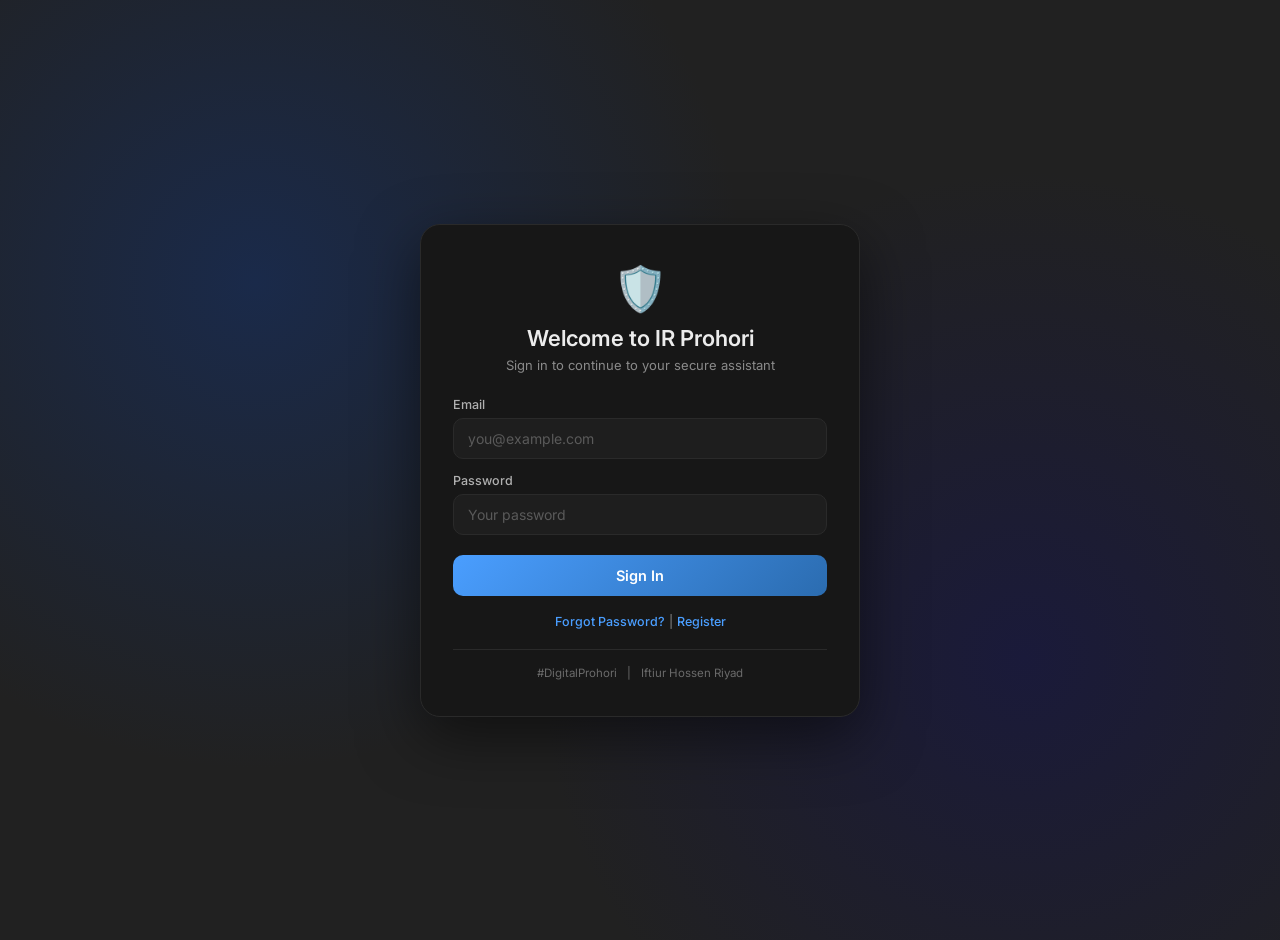
<file: frontend/index.html>
<!DOCTYPE html>
<html lang="en">
<head>
    <meta charset="UTF-8" />
    <meta name="viewport" content="width=device-width, initial-scale=1.0" />
    <title>IR Prohori — Security-first AI</title>
    <link rel="stylesheet" href="css/style.css" />
    <link href="https://fonts.googleapis.com/css2?family=Inter:wght@300;400;500;600;700&display=swap" rel="stylesheet" />
    
    <!-- 🔒 Login Guard -->
    <script>
        if (!localStorage.getItem("ir_prohori_user")) {
            window.location.href = "login.html";
        }
    </script>
</head>
<body>

    <button class="hamburger-btn" id="hamburgerBtn">
        <span></span>
        <span></span>
        <span></span>
    </button>

    <div class="sidebar-overlay" id="sidebarOverlay"></div>

    <aside class="sidebar" id="sidebar">
        <div class="sidebar-header">
            <div class="logo">
                <span class="logo-icon">🛡️</span>
                <span class="logo-text">IR Prohori</span>
            </div>
            <button class="sidebar-close-btn" id="sidebarCloseBtn">✕</button>
        </div>

        <button class="new-chat-btn" id="newChatBtn">
            <span>✏️</span> New Chat
        </button>

        <div class="sidebar-section">
            <div class="section-title">Today</div>
            <div class="chat-list" id="chatList"></div>
        </div>

        <div class="sidebar-footer">
            <div class="user-info" id="userInfo">
                <div class="user-avatar" id="userAvatar">M</div>
                <div class="user-details">
                    <div class="user-name" id="userName">Loading...</div>
                    <div class="user-tag" id="userRole">#DigitalProhori</div>
                </div>
                <button class="logout-btn" id="logoutBtn" title="Logout">⏻</button>
            </div>
        </div>
    </aside>

    <main class="main-area">

        <div class="welcome-screen" id="welcomeScreen">
            <div class="welcome-logo">🛡️</div>
            <h1 class="welcome-title">IR Prohori</h1>
            <p class="welcome-subtitle">A security-first AI assistant for digital safety</p>

            <div class="suggestion-grid">
                <div class="suggestion-card" data-query="How to report online harassment?">
                    <div class="suggestion-icon">🚨</div>
                    <div class="suggestion-text">How to report online harassment?</div>
                </div>
                <div class="suggestion-card" data-query="Cyber law in Bangladesh?">
                    <div class="suggestion-icon">⚖️</div>
                    <div class="suggestion-text">Cyber law in Bangladesh?</div>
                </div>
                <div class="suggestion-card" data-query="হেল্পলাইন নাম্বার কী কী?">
                    <div class="suggestion-icon">📞</div>
                    <div class="suggestion-text">হেল্পলাইন নাম্বার কী কী?</div>
                </div>
                <div class="suggestion-card" data-query="What is illegal online?">
                    <div class="suggestion-icon">🚫</div>
                    <div class="suggestion-text">What is illegal online?</div>
                </div>
            </div>
        </div>

        <div class="chat-container" id="chatContainer"></div>

        <div class="input-wrapper">
            <div class="input-box">
                <textarea
                    id="messageInput"
                    placeholder="Message IR Prohori..."
                    rows="1"
                ></textarea>
                <button class="send-btn" id="sendBtn">
                    <svg width="20" height="20" viewBox="0 0 24 24" fill="none">
                        <path d="M5 12h14M12 5l7 7-7 7" stroke="currentColor" stroke-width="2" stroke-linecap="round" stroke-linejoin="round"/>
                    </svg>
                </button>
            </div>
            <div class="input-footer">IR Prohori by Iftiur Hossen Riyad | #DigitalProhori</div>
        </div>
    </main>

    <script src="js/memory.js"></script>
    <script src="js/app.js"></script>
</body>
</html>
</file>
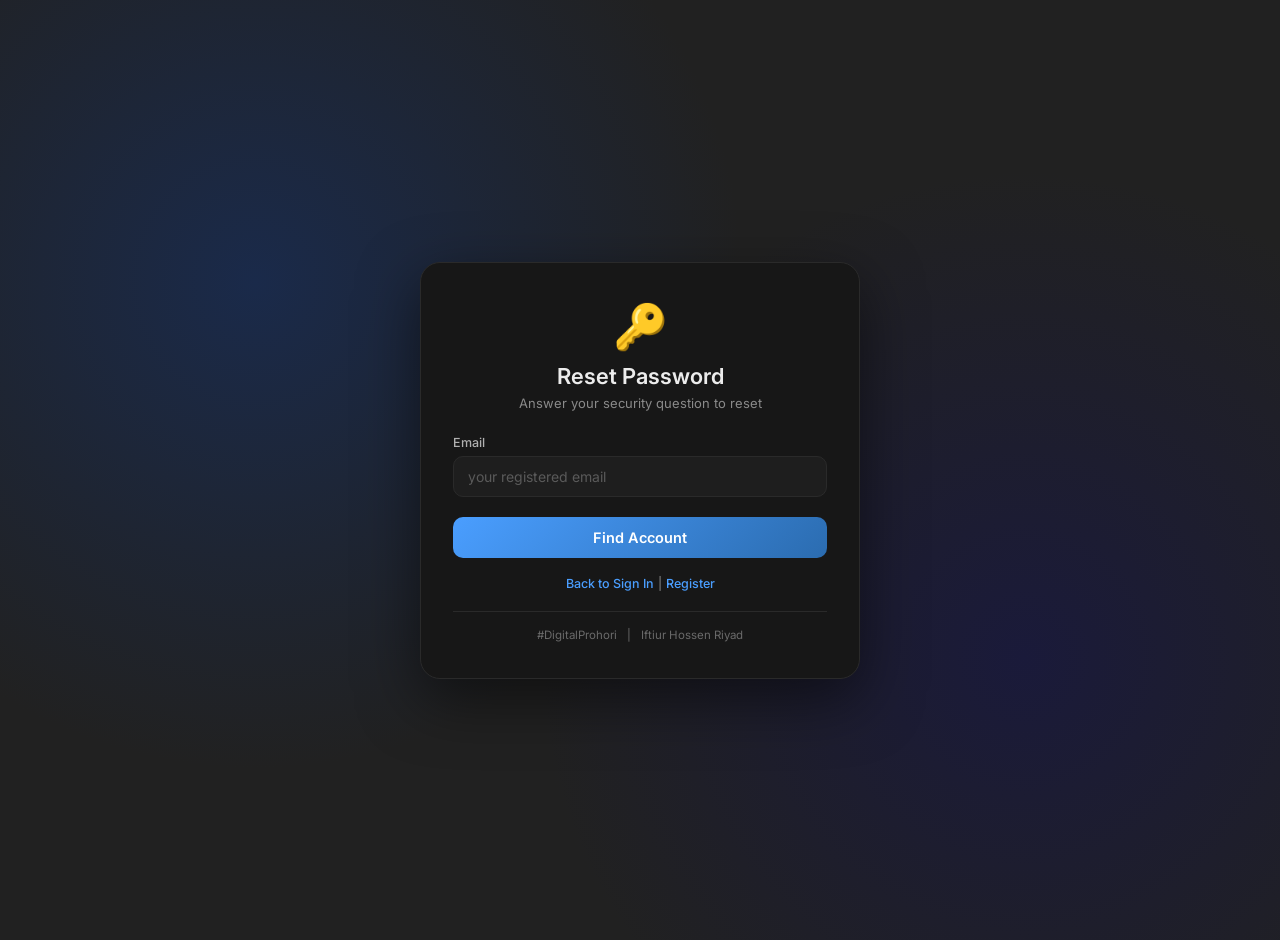
<file: frontend/forgot.html>
<!DOCTYPE html>
<html lang="en">
<head>
    <meta charset="UTF-8" />
    <meta name="viewport" content="width=device-width, initial-scale=1.0" />
    <title>Reset Password — IR Prohori</title>
    <link rel="stylesheet" href="css/login.css" />
    <link href="https://fonts.googleapis.com/css2?family=Inter:wght@300;400;500;600;700&display=swap" rel="stylesheet" />
</head>
<body>
    <div class="login-wrapper">
        <div class="login-card">
            <div class="login-logo">🔑</div>
            <h1 class="login-title">Reset Password</h1>
            <p class="login-subtitle">Answer your security question to reset</p>

            <form id="forgotForm" class="login-form">
                <div class="input-group">
                    <label for="emailInput">Email</label>
                    <input type="email" id="emailInput" placeholder="your registered email" required />
                </div>

                <div class="input-group" id="questionGroup" style="display: none;">
                    <label for="questionDisplay">Security Question</label>
                    <input type="text" id="questionDisplay" readonly />
                </div>

                <div class="input-group" id="answerGroup" style="display: none;">
                    <label for="answerInput">Your Answer</label>
                    <input type="text" id="answerInput" placeholder="Answer the security question" />
                </div>

                <div class="input-group" id="newPasswordGroup" style="display: none;">
                    <label for="newPasswordInput">New Password</label>
                    <input type="password" id="newPasswordInput" placeholder="New password (min 6 characters)" minlength="6" />
                </div>

                <button type="submit" class="login-btn" id="submitBtn">Find Account</button>
            </form>

            <div class="login-links">
                <a href="login.html">Back to Sign In</a> | <a href="register.html">Register</a>
            </div>

            <div class="login-footer">
                <span style="color: #6a6a6a;">#DigitalProhori</span>
                <span style="color: #6a6a6a;">|</span>
                <span style="color: #6a6a6a;">Iftiur Hossen Riyad</span>
            </div>
        </div>
    </div>

    <script src="js/auth.js"></script>
    <script src="js/forgot.js"></script>
</body>
</html>
</file>
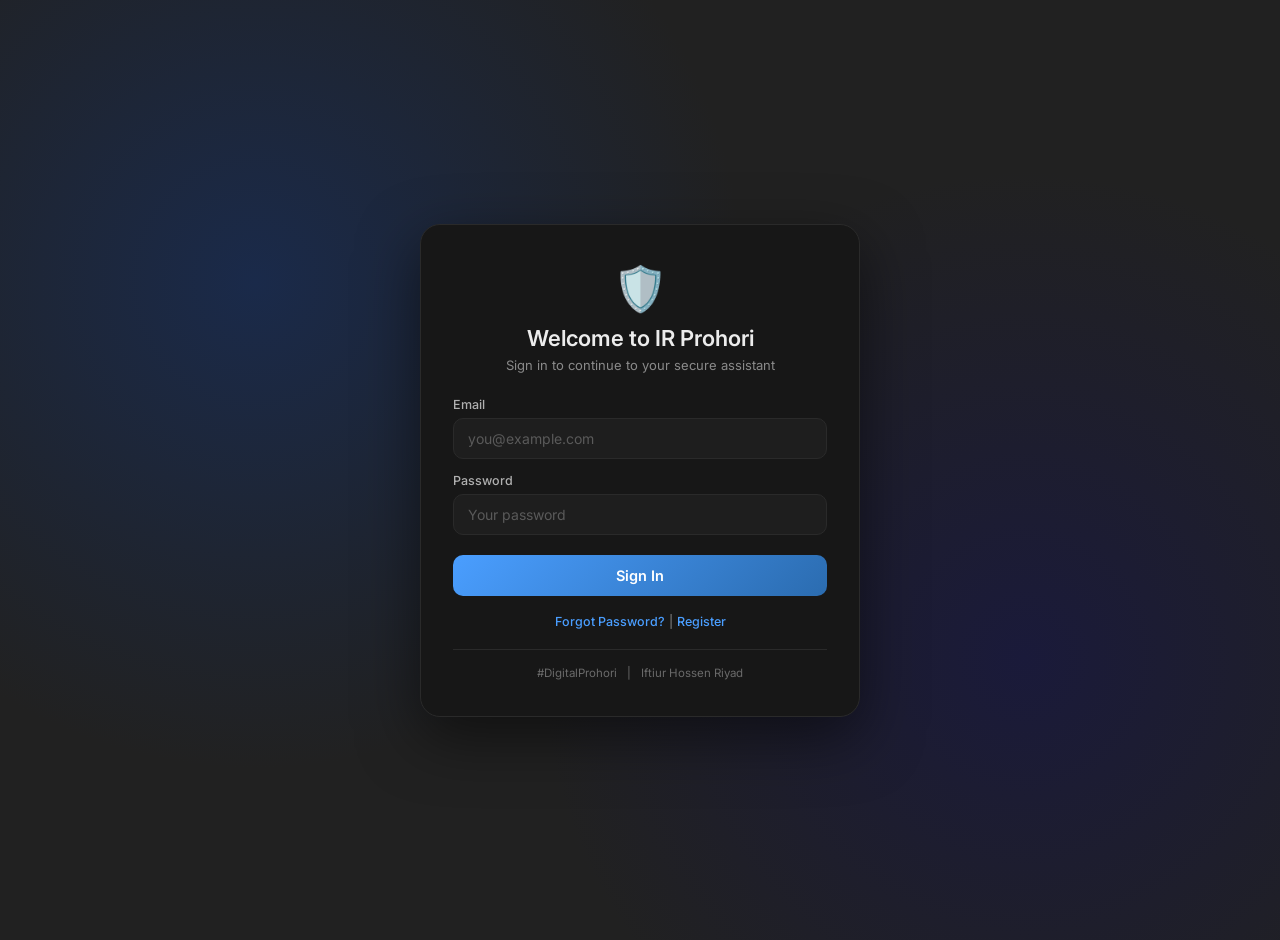
<file: frontend/login.html>
<!DOCTYPE html>
<html lang="en">
<head>
    <meta charset="UTF-8" />
    <meta name="viewport" content="width=device-width, initial-scale=1.0" />
    <title>Sign In — IR Prohori</title>
    <link rel="stylesheet" href="css/login.css" />
    <link href="https://fonts.googleapis.com/css2?family=Inter:wght@300;400;500;600;700&display=swap" rel="stylesheet" />
</head>
<body>
    <div class="login-wrapper">
        <div class="login-card">
            <div class="login-logo">🛡️</div>
            <h1 class="login-title">Welcome to IR Prohori</h1>
            <p class="login-subtitle">Sign in to continue to your secure assistant</p>

            <form id="loginForm" class="login-form">
                <div class="input-group">
                    <label for="emailInput">Email</label>
                    <input type="email" id="emailInput" placeholder="you@example.com" required />
                </div>

                <div class="input-group">
                    <label for="passwordInput">Password</label>
                    <input type="password" id="passwordInput" placeholder="Your password" required />
                </div>

                <button type="submit" class="login-btn">Sign In</button>
            </form>

            <div class="login-links">
                <a href="forgot.html">Forgot Password?</a> | <a href="register.html">Register</a>
            </div>

            <div class="login-footer">
                <span style="color: #6a6a6a;">#DigitalProhori</span>
                <span style="color: #6a6a6a;">|</span>
                <span style="color: #6a6a6a;">Iftiur Hossen Riyad</span>
            </div>
        </div>
    </div>

    <script src="js/auth.js"></script>
    <script src="js/login.js"></script>
</body>
</html>
</file>
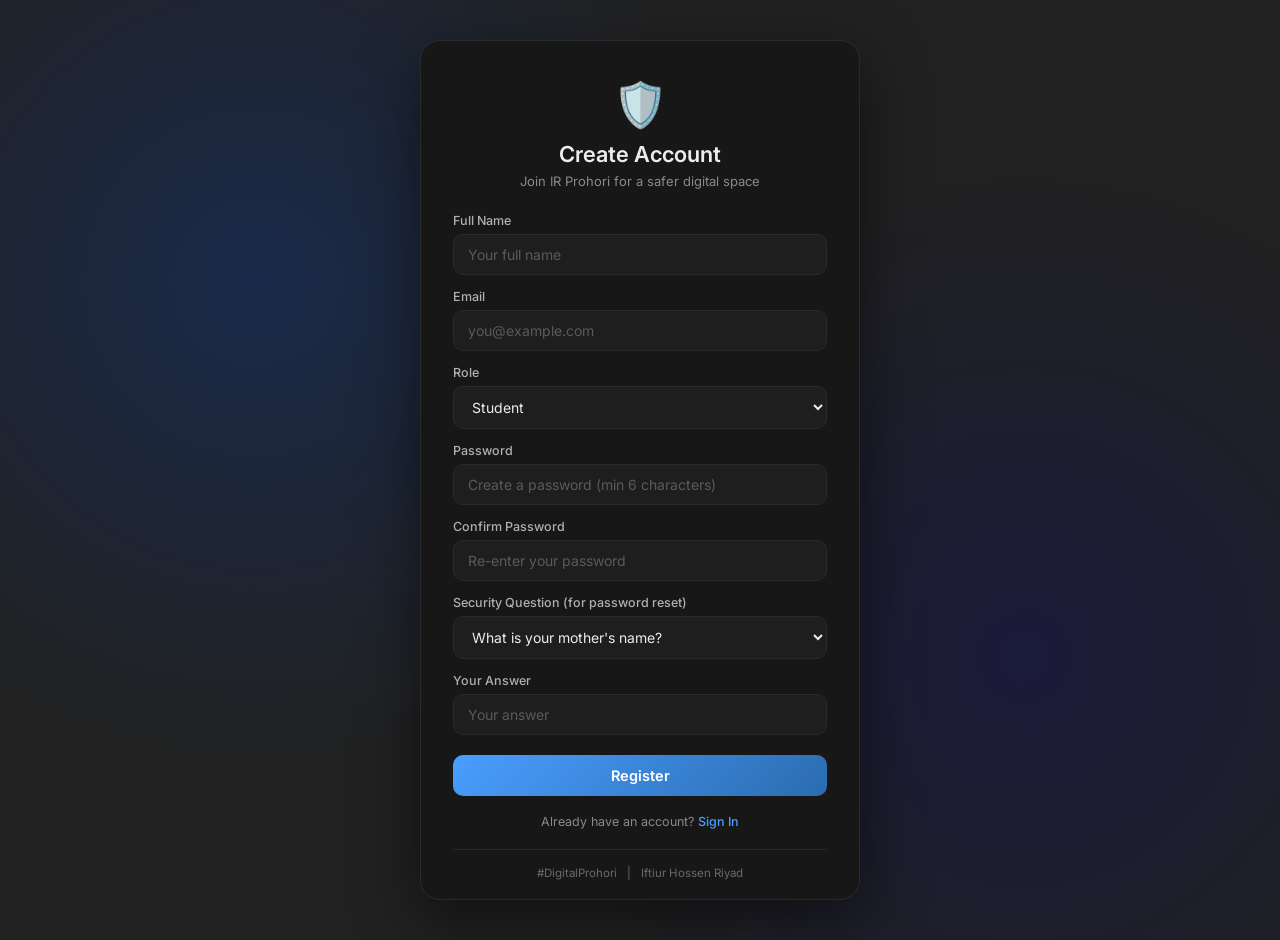
<file: frontend/register.html>
<!DOCTYPE html>
<html lang="en">
<head>
    <meta charset="UTF-8" />
    <meta name="viewport" content="width=device-width, initial-scale=1.0" />
    <title>Register — IR Prohori</title>
    <link rel="stylesheet" href="css/login.css" />
    <link href="https://fonts.googleapis.com/css2?family=Inter:wght@300;400;500;600;700&display=swap" rel="stylesheet" />
</head>
<body>
    <div class="login-wrapper">
        <div class="login-card">
            <div class="login-logo">🛡️</div>
            <h1 class="login-title">Create Account</h1>
            <p class="login-subtitle">Join IR Prohori for a safer digital space</p>

            <form id="registerForm" class="login-form">
                <div class="input-group">
                    <label for="nameInput">Full Name</label>
                    <input type="text" id="nameInput" placeholder="Your full name" required />
                </div>

                <div class="input-group">
                    <label for="emailInput">Email</label>
                    <input type="email" id="emailInput" placeholder="you@example.com" required />
                </div>

                <div class="input-group">
                    <label for="roleSelect">Role</label>
                    <select id="roleSelect">
                        <option value="Student">Student</option>
                        <option value="Ambassador">Ambassador</option>
                        <option value="Admin">Admin</option>
                    </select>
                </div>

                <div class="input-group">
                    <label for="passwordInput">Password</label>
                    <input type="password" id="passwordInput" placeholder="Create a password (min 6 characters)" required minlength="6" />
                </div>

                <div class="input-group">
                    <label for="confirmInput">Confirm Password</label>
                    <input type="password" id="confirmInput" placeholder="Re-enter your password" required minlength="6" />
                </div>

                <div class="input-group">
                    <label for="securityQuestion">Security Question (for password reset)</label>
                    <select id="securityQuestion">
                        <option value="What is your mother's name?">What is your mother's name?</option>
                        <option value="What is your favorite color?">What is your favorite color?</option>
                        <option value="What is your birth city?">What is your birth city?</option>
                        <option value="What is your pet's name?">What is your pet's name?</option>
                    </select>
                </div>

                <div class="input-group">
                    <label for="securityAnswer">Your Answer</label>
                    <input type="text" id="securityAnswer" placeholder="Your answer" required />
                </div>

                <button type="submit" class="login-btn">Register</button>
            </form>

            <div class="login-links">
                Already have an account? <a href="login.html">Sign In</a>
            </div>

            <div class="login-footer">
                <span style="color: #6a6a6a;">#DigitalProhori</span>
                <span style="color: #6a6a6a;">|</span>
                <span style="color: #6a6a6a;">Iftiur Hossen Riyad</span>
            </div>
        </div>
    </div>

    <script src="js/auth.js"></script>
    <script src="js/register.js"></script>
</body>
</html>
</file>
<file: frontend/css/style.css>
/* ================= RESET ================= */
* {
    margin: 0;
    padding: 0;
    box-sizing: border-box;
}

:root {
    --bg-main: #212121;
    --bg-sidebar: #171717;
    --bg-hover: #2a2a2a;
    --bg-input: #2f2f2f;
    --border: #2a2a2a;
    --text-primary: #ececec;
    --text-secondary: #b0b0b0;
    --text-muted: #6a6a6a;
    --accent: #4a9eff;
    --user-bubble: #2f2f2f;
}

body {
    font-family: 'Inter', -apple-system, sans-serif;
    background-color: var(--bg-main);
    color: var(--text-primary);
    height: 100vh;
    display: flex;
    overflow: hidden;
}

/* ================= HAMBURGER (Mobile) ================= */
.hamburger-btn {
    display: none;
    position: fixed;
    top: 14px;
    left: 14px;
    z-index: 1001;
    width: 42px;
    height: 42px;
    background-color: #171717;
    border: 1px solid var(--border);
    border-radius: 10px;
    cursor: pointer;
    flex-direction: column;
    align-items: center;
    justify-content: center;
    gap: 4px;
    padding: 0;
}

.hamburger-btn span {
    width: 18px;
    height: 2px;
    background-color: var(--text-primary);
    border-radius: 2px;
    transition: all 0.2s ease;
}

.sidebar-close-btn {
    display: none;
    background: transparent;
    border: none;
    color: var(--text-muted);
    cursor: pointer;
    font-size: 16px;
    padding: 4px 8px;
    border-radius: 6px;
    transition: all 0.15s ease;
    margin-left: auto;
}

.sidebar-close-btn:hover {
    background-color: #2a2a2a;
    color: var(--text-primary);
}

.sidebar-overlay {
    display: none;
    position: fixed;
    top: 0;
    left: 0;
    right: 0;
    bottom: 0;
    background-color: rgba(0, 0, 0, 0.6);
    z-index: 999;
    opacity: 0;
    transition: opacity 0.2s ease;
}

.sidebar-overlay.active {
    display: block;
    opacity: 1;
}

/* ================= SIDEBAR ================= */
.sidebar {
    width: 260px;
    background-color: var(--bg-sidebar);
    border-right: 1px solid var(--border);
    display: flex;
    flex-direction: column;
    padding: 12px;
    flex-shrink: 0;
    transition: transform 0.25s ease;
    z-index: 1000;
}

.sidebar-header {
    display: flex;
    align-items: center;
    padding: 8px 4px 16px 4px;
    border-bottom: 1px solid var(--border);
    margin-bottom: 12px;
}

.logo {
    display: flex;
    align-items: center;
    gap: 10px;
    flex: 1;
}

.logo-icon {
    font-size: 22px;
}

.logo-text {
    font-size: 17px;
    font-weight: 600;
    color: var(--text-primary);
}

.new-chat-btn {
    background-color: transparent;
    color: var(--text-primary);
    border: 1px solid #3a3a3a;
    border-radius: 10px;
    padding: 10px 14px;
    font-size: 14px;
    font-family: inherit;
    cursor: pointer;
    display: flex;
    align-items: center;
    gap: 8px;
    width: 100%;
    transition: all 0.15s ease;
    margin-bottom: 16px;
}

.new-chat-btn:hover {
    background-color: var(--bg-hover);
    border-color: #4a4a4a;
}

.sidebar-section {
    flex: 1;
    overflow-y: auto;
}

.section-title {
    color: var(--text-muted);
    font-size: 11px;
    font-weight: 600;
    text-transform: uppercase;
    letter-spacing: 0.6px;
    padding: 8px 6px;
}

.chat-list {
    display: flex;
    flex-direction: column;
    gap: 2px;
}

.chat-item {
    padding: 9px 12px;
    border-radius: 8px;
    font-size: 13.5px;
    color: var(--text-secondary);
    cursor: pointer;
    white-space: nowrap;
    overflow: hidden;
    text-overflow: ellipsis;
    transition: all 0.15s ease;
}

.chat-item:hover {
    background-color: var(--bg-hover);
    color: var(--text-primary);
}

.chat-item.active {
    background-color: var(--bg-hover);
    color: var(--text-primary);
    font-weight: 500;
}

.sidebar-footer {
    border-top: 1px solid var(--border);
    padding-top: 12px;
    margin-top: 12px;
}

/* ================= USER INFO ================= */
.user-info {
    display: flex;
    align-items: center;
    gap: 8px;
    padding: 8px 6px;
    border-radius: 10px;
    transition: background 0.15s ease;
}

.user-info:hover {
    background-color: #2a2a2a;
}

.user-avatar {
    width: 32px;
    height: 32px;
    border-radius: 50%;
    background: linear-gradient(135deg, #4a9eff, #2b6cb0);
    display: flex;
    align-items: center;
    justify-content: center;
    color: white;
    font-weight: 600;
    font-size: 14px;
    flex-shrink: 0;
    cursor: pointer;
}

.user-details {
    flex: 1;
    min-width: 0;
    overflow: hidden;
}

.user-name {
    font-size: 12px;
    color: var(--text-primary);
    font-weight: 500;
    white-space: nowrap;
    overflow: hidden;
    text-overflow: ellipsis;
    line-height: 1.3;
    cursor: default;
}

.user-tag {
    font-size: 9.5px;
    color: var(--text-muted);
    white-space: nowrap;
    overflow: hidden;
    text-overflow: ellipsis;
    line-height: 1.3;
    display: flex;
    align-items: center;
    gap: 3px;
    margin-top: 2px;
}

.role-badge {
    background-color: #4a9eff;
    color: white;
    padding: 1px 6px;
    border-radius: 6px;
    font-size: 8.5px;
    font-weight: 700;
    text-transform: uppercase;
    letter-spacing: 0.3px;
    display: inline-block;
    flex-shrink: 0;
}

.logout-btn {
    background: transparent;
    border: none;
    color: #8a8a8a;
    cursor: pointer;
    font-size: 15px;
    padding: 6px 8px;
    border-radius: 6px;
    transition: all 0.15s ease;
    flex-shrink: 0;
}

.logout-btn:hover {
    background-color: #3a2a2a;
    color: #ff5a5a;
}

/* ================= MAIN AREA ================= */
.main-area {
    flex: 1;
    display: flex;
    flex-direction: column;
    height: 100vh;
    position: relative;
    min-width: 0;
}

/* ================= WELCOME SCREEN ================= */
.welcome-screen {
    flex: 1;
    display: flex;
    flex-direction: column;
    align-items: center;
    justify-content: center;
    padding: 40px 20px;
    gap: 12px;
}

.welcome-logo {
    font-size: 56px;
    margin-bottom: 8px;
}

.welcome-title {
    font-size: 32px;
    font-weight: 600;
    color: var(--text-primary);
}

.welcome-subtitle {
    font-size: 15px;
    color: var(--text-secondary);
    margin-bottom: 32px;
    text-align: center;
}

.suggestion-grid {
    display: grid;
    grid-template-columns: repeat(2, 1fr);
    gap: 12px;
    max-width: 640px;
    width: 100%;
}

.suggestion-card {
    background-color: #1e1e1e;
    border: 1px solid var(--border);
    border-radius: 12px;
    padding: 16px;
    cursor: pointer;
    transition: all 0.15s ease;
    display: flex;
    flex-direction: column;
    gap: 8px;
}

.suggestion-card:hover {
    background-color: #262626;
    border-color: #4a4a4a;
    transform: translateY(-2px);
}

.suggestion-icon {
    font-size: 20px;
}

.suggestion-text {
    font-size: 13.5px;
    color: var(--text-secondary);
    line-height: 1.4;
}

/* ================= CHAT CONTAINER ================= */
.chat-container {
    flex: 1;
    overflow-y: auto;
    padding: 24px 0;
    display: none;
    flex-direction: column;
    gap: 4px;
}

.chat-container.active {
    display: flex;
}

.message-row {
    max-width: 800px;
    width: 100%;
    margin: 0 auto;
    padding: 8px 24px;
    display: flex;
    gap: 16px;
}

.message-row.user {
    justify-content: flex-end;
}

.message-row.assistant {
    justify-content: flex-start;
}

.message-avatar {
    width: 32px;
    height: 32px;
    border-radius: 50%;
    flex-shrink: 0;
    display: flex;
    align-items: center;
    justify-content: center;
    font-size: 16px;
}

.message-row.user .message-avatar {
    background: linear-gradient(135deg, #4a9eff, #2b6cb0);
    color: white;
    font-weight: 600;
    font-size: 14px;
    order: 2;
}

.message-row.assistant .message-avatar {
    background-color: #1e1e1e;
    border: 1px solid var(--border);
}

.message-content {
    font-size: 15px;
    line-height: 1.7;
    padding: 10px 16px;
    border-radius: 14px;
    max-width: 80%;
    word-wrap: break-word;
    white-space: pre-wrap;
}

.message-row.user .message-content {
    background-color: var(--user-bubble);
    color: var(--text-primary);
}

.message-row.assistant .message-content {
    background-color: transparent;
    color: var(--text-primary);
}

/* ================= INPUT AREA ================= */
.input-wrapper {
    padding: 12px 24px 20px 24px;
    background-color: var(--bg-main);
}

.input-box {
    max-width: 800px;
    margin: 0 auto;
    background-color: var(--bg-input);
    border: 1px solid #3a3a3a;
    border-radius: 24px;
    display: flex;
    align-items: flex-end;
    padding: 10px 12px 10px 18px;
    transition: border-color 0.15s ease;
}

.input-box:focus-within {
    border-color: #4a4a4a;
}

#messageInput {
    flex: 1;
    background: transparent;
    border: none;
    outline: none;
    color: var(--text-primary);
    font-family: inherit;
    font-size: 15px;
    resize: none;
    max-height: 200px;
    line-height: 1.5;
    padding: 4px 0;
}

#messageInput::placeholder {
    color: var(--text-muted);
}

.send-btn {
    width: 36px;
    height: 36px;
    border-radius: 50%;
    background-color: var(--accent);
    border: none;
    color: white;
    cursor: pointer;
    display: flex;
    align-items: center;
    justify-content: center;
    transition: all 0.15s ease;
    flex-shrink: 0;
    margin-left: 8px;
}

.send-btn:hover {
    background-color: #3a8eef;
    transform: scale(1.05);
}

.send-btn:disabled {
    background-color: #3a3a3a;
    cursor: not-allowed;
    transform: none;
}

.input-footer {
    text-align: center;
    color: var(--text-muted);
    font-size: 11.5px;
    margin-top: 8px;
}

/* ================= SCROLLBAR ================= */
::-webkit-scrollbar {
    width: 8px;
}

::-webkit-scrollbar-track {
    background: transparent;
}

::-webkit-scrollbar-thumb {
    background: #3a3a3a;
    border-radius: 4px;
}

::-webkit-scrollbar-thumb:hover {
    background: #4a4a4a;
}

/* ================= LOADING ================= */
.typing-indicator {
    display: flex;
    gap: 4px;
    padding: 10px 16px;
}

.typing-indicator span {
    width: 8px;
    height: 8px;
    border-radius: 50%;
    background-color: var(--text-muted);
    animation: bounce 1.4s infinite ease-in-out both;
}

.typing-indicator span:nth-child(1) { animation-delay: -0.32s; }
.typing-indicator span:nth-child(2) { animation-delay: -0.16s; }

@keyframes bounce {
    0%, 80%, 100% { transform: scale(0); }
    40% { transform: scale(1); }
}

/* ================= RESPONSIVE ================= */
@media (max-width: 768px) {
    /* Show hamburger */
    .hamburger-btn {
        display: flex;
    }

    /* Hide sidebar by default */
    .sidebar {
        position: fixed;
        top: 0;
        left: 0;
        height: 100vh;
        transform: translateX(-100%);
        box-shadow: 4px 0 24px rgba(0, 0, 0, 0.5);
    }

    .sidebar.open {
        transform: translateX(0);
    }

    /* Show close button */
    .sidebar-close-btn {
        display: block;
    }

    /* Main area full width */
    .main-area {
        width: 100%;
    }

    /* Adjust welcome screen */
    .welcome-title {
        font-size: 26px;
    }

    .welcome-logo {
        font-size: 44px;
    }

    .suggestion-grid {
        grid-template-columns: 1fr;
        max-width: 100%;
    }

    /* Adjust messages */
    .message-row {
        padding: 8px 16px;
    }

    .message-content {
        max-width: 85%;
        font-size: 14.5px;
    }

    /* Adjust input */
    .input-wrapper {
        padding: 10px 16px 16px 16px;
    }

    .input-box {
        border-radius: 20px;
        padding: 8px 10px 8px 14px;
    }

    #messageInput {
        font-size: 14.5px;
    }

    .send-btn {
        width: 34px;
        height: 34px;
    }
}

@media (max-width: 480px) {
    .welcome-title {
        font-size: 22px;
    }

    .welcome-subtitle {
        font-size: 13.5px;
    }

    .suggestion-card {
        padding: 12px;
    }

    .suggestion-text {
        font-size: 12.5px;
    }

    .message-content {
        font-size: 14px;
        padding: 8px 12px;
    }
}

/* ================= MARKDOWN CONTENT ================= */
.md-content {
    line-height: 1.7;
}

.md-content .md-p {
    margin: 6px 0;
}

.md-content .md-spacer {
    height: 8px;
}

.md-content .md-list {
    margin: 8px 0;
    padding-left: 22px;
}

.md-content .md-list li {
    margin: 4px 0;
    line-height: 1.6;
}

.md-content strong {
    color: #ffffff;
    font-weight: 600;
}

.md-content em {
    color: #d0d0d0;
    font-style: italic;
}

/* ================= CHAT ITEM WITH DELETE ================= */
.chat-item-wrapper {
    display: flex;
    align-items: center;
    gap: 2px;
    position: relative;
}

.chat-item-wrapper .chat-item {
    flex: 1;
    min-width: 0;
}

.chat-delete-btn {
    background: transparent;
    border: none;
    color: #6a6a6a;
    cursor: pointer;
    font-size: 13px;
    padding: 6px 8px;
    border-radius: 6px;
    opacity: 0;
    transition: all 0.15s ease;
    flex-shrink: 0;
}

.chat-item-wrapper:hover .chat-delete-btn {
    opacity: 1;
}

.chat-delete-btn:hover {
    background-color: #3a1a1a;
    color: #ff5a5a;
}
</file>
<file: frontend/css/login.css>
/* ================= RESET ================= */
* {
    margin: 0;
    padding: 0;
    box-sizing: border-box;
}

body {
    font-family: 'Inter', -apple-system, sans-serif;
    background-color: #212121;
    color: #ececec;
    min-height: 100vh;
    display: flex;
    align-items: center;
    justify-content: center;
    background-image: radial-gradient(circle at 20% 30%, #1a2a4a 0%, transparent 40%),
                      radial-gradient(circle at 80% 70%, #1a1a3a 0%, transparent 40%);
    padding: 20px;
    overflow-y: auto;
}

/* ================= WRAPPER ================= */
.login-wrapper {
    width: 100%;
    min-height: 100vh;
    display: flex;
    align-items: center;
    justify-content: center;
    padding: 20px 0;
}

/* ================= CARD ================= */
.login-card {
    width: 100%;
    max-width: 440px;
    max-height: calc(100vh - 40px);
    overflow-y: auto;
    background-color: #171717;
    border: 1px solid #2a2a2a;
    border-radius: 20px;
    padding: 36px 32px;
    box-shadow: 0 20px 60px rgba(0, 0, 0, 0.5);
    animation: fadeIn 0.4s ease;
}

/* Custom scrollbar for card */
.login-card::-webkit-scrollbar {
    width: 6px;
}

.login-card::-webkit-scrollbar-track {
    background: transparent;
}

.login-card::-webkit-scrollbar-thumb {
    background: #3a3a3a;
    border-radius: 4px;
}

.login-card::-webkit-scrollbar-thumb:hover {
    background: #4a4a4a;
}

@keyframes fadeIn {
    from { opacity: 0; transform: translateY(10px); }
    to { opacity: 1; transform: translateY(0); }
}

.login-logo {
    font-size: 44px;
    text-align: center;
    margin-bottom: 10px;
}

.login-title {
    font-size: 22px;
    font-weight: 600;
    text-align: center;
    color: #ececec;
    margin-bottom: 6px;
}

.login-subtitle {
    font-size: 13px;
    text-align: center;
    color: #8a8a8a;
    margin-bottom: 24px;
}

/* ================= FORM ================= */
.login-form {
    display: flex;
    flex-direction: column;
    gap: 14px;
}

.input-group {
    display: flex;
    flex-direction: column;
    gap: 6px;
}

.input-group label {
    font-size: 12.5px;
    color: #b0b0b0;
    font-weight: 500;
}

.input-group input,
.input-group select {
    background-color: #1e1e1e;
    border: 1px solid #2a2a2a;
    border-radius: 10px;
    padding: 11px 14px;
    color: #ececec;
    font-family: inherit;
    font-size: 14px;
    outline: none;
    transition: border-color 0.15s ease;
    width: 100%;
}

.input-group input:focus,
.input-group select:focus {
    border-color: #4a9eff;
}

.input-group input::placeholder {
    color: #5a5a5a;
}

.input-group select {
    cursor: pointer;
}

.input-group input:disabled {
    opacity: 0.6;
    cursor: not-allowed;
}

/* ================= BUTTON ================= */
.login-btn {
    background: linear-gradient(135deg, #4a9eff, #2b6cb0);
    color: white;
    border: none;
    border-radius: 10px;
    padding: 12px;
    font-size: 14.5px;
    font-weight: 600;
    font-family: inherit;
    cursor: pointer;
    margin-top: 6px;
    transition: all 0.15s ease;
    width: 100%;
    flex-shrink: 0;
}

.login-btn:hover {
    transform: translateY(-1px);
    box-shadow: 0 6px 20px rgba(74, 158, 255, 0.4);
}

.login-btn:active {
    transform: translateY(0);
}

/* ================= LINKS ================= */
.login-links {
    text-align: center;
    margin-top: 18px;
    font-size: 12.5px;
    color: #8a8a8a;
}

.login-links a {
    color: #4a9eff;
    text-decoration: none;
    font-weight: 500;
    transition: color 0.15s ease;
}

.login-links a:hover {
    color: #3a8eef;
    text-decoration: underline;
}

/* ================= FOOTER ================= */
.login-footer {
    display: flex;
    justify-content: center;
    gap: 10px;
    margin-top: 20px;
    padding-top: 16px;
    border-top: 1px solid #2a2a2a;
    font-size: 11.5px;
    flex-shrink: 0;
}

/* ================= ERROR ================= */
.error-msg {
    color: #ff5a5a;
    font-size: 13px;
    text-align: center;
    margin-top: -8px;
}

/* ================= RESPONSIVE ================= */
@media (max-width: 480px) {
    .login-card {
        padding: 28px 20px;
        max-height: calc(100vh - 24px);
    }

    .login-title {
        font-size: 20px;
    }

    .login-logo {
        font-size: 38px;
    }

    .input-group input,
    .input-group select {
        font-size: 13.5px;
        padding: 10px 12px;
    }
}
</file>
